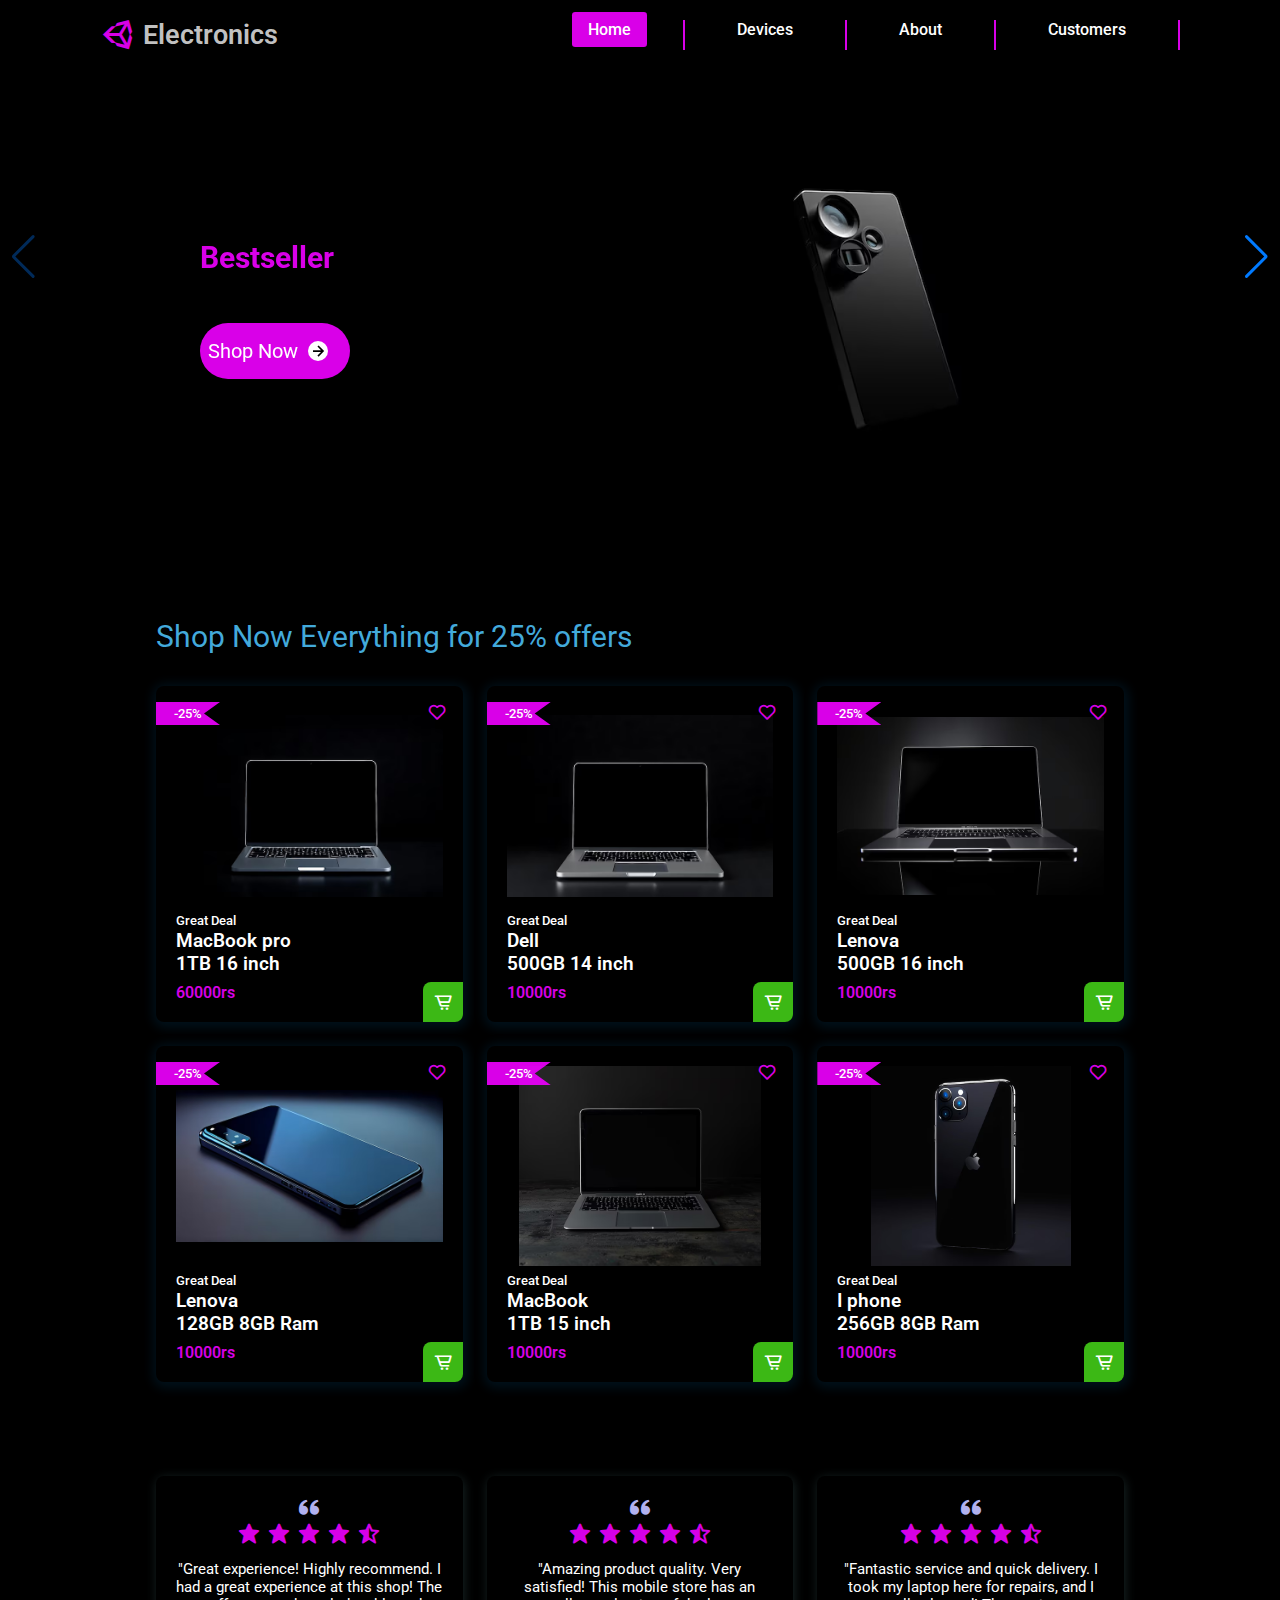
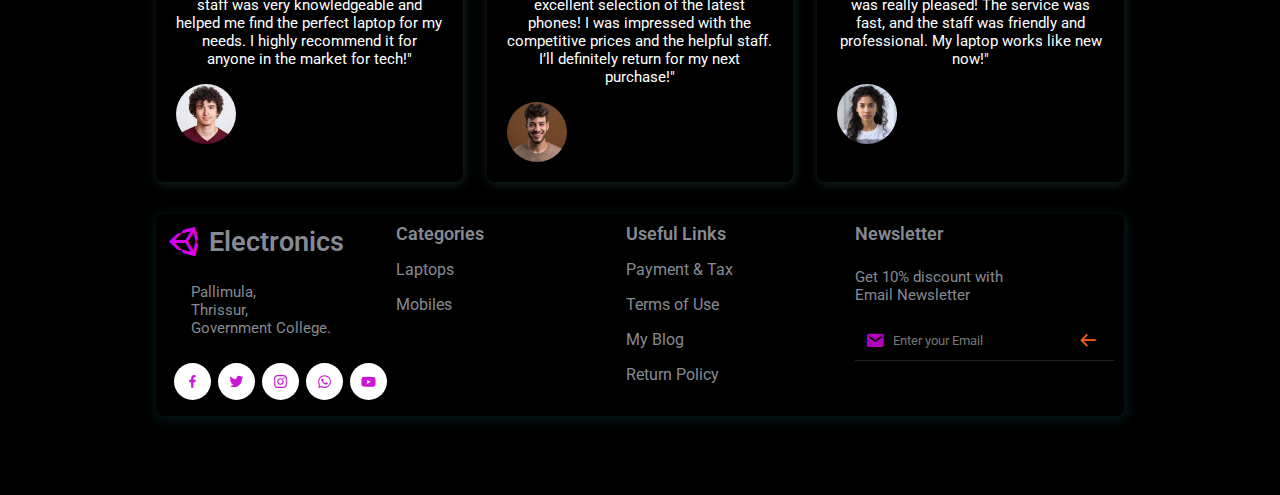
<file: index.html>
<!DOCTYPE html>
<html lang="en">
<head>
  <meta charset="UTF-8">
  <meta http-equiv="X-UA-Compatible" content="IE=edge">
  <meta name="viewport" content="width=device-width, initial-scale=1.0">
  <title>E-Gadgets</title>
  <!-- Link to Boxicons -->
  <link rel="stylesheet" href="https://cdn.jsdelivr.net/npm/boxicons@latest/css/boxicons.min.css">
  <link href="https://fonts.googleapis.com/css2?family=Roboto:wght@400;500;700&display=swap" rel="stylesheet">
  <link rel="stylesheet" href="styles.css">
  <link rel="stylesheet" href="general.css">
  <!-- Link Swiper's CSS -->
  <link rel="stylesheet" href="https://cdn.jsdelivr.net/npm/swiper@11/swiper-bundle.min.css" />
</head>
<body>
<header class="header">
    <a href="#" class="logo"><i class='bx bxl-unity'></i>Electronics</a>
    <div class="bx bx-menu" id="menu"></div>
    <div class="navbar">
      <li><a href="#home" class="home-active">Home</a></li>
      <div class="separator"></div>
      <li ><a href="index1.html">Devices</a></li>
      <div class="separator"></div>
      <li><a href="index2.html">About</a></li>
      <div class="separator"></div>
      <li><a href="#customers">Customers</a></li>
      <div class="separator"></div>
    </div>
</header>

<!-- Slide section -->
<section class="home swiper" id="home">
  <div class="swiper-wrapper">
    <!-- Slide 1 -->
    <div class="swiper-slide container">
      <div class="home-text">
        <h1>Bestseller</h1>
        <span>Details</span>
        <a href="#" class="btn">Shop Now<i class='bx bx-right-arrow-alt'></i></a>
      </div>
      <div class="lap-div"><img class="lap" src="images/mobile6.avif" alt=""></div>
    </div>
    <!-- Slide 2 -->
    <div class="swiper-slide container">
      <div class="home-text">
        <h1>MacBook Air</h1>
        <span>Details</span>
        <a href="#" class="btn">Shop Now<i class='bx bx-right-arrow-alt'></i></a>
      </div>
      <div><img class="lap" src="images/lap4.avif" alt=""></div>
    </div>
    <!-- Slide 3 -->
    <div class="swiper-slide container">
      <div class="home-text">
        <h1>Lenovo Pro</h1>
        <span>Details</span>
        <a href="#" class="btn">Shop Now<i class='bx bx-right-arrow-alt'></i></a>
      </div>
      <div><img class="lap" src="images/lap14.jpg" alt=""></div>
    </div>
  </div>
  <div class="swiper-button-next"></div>
  <div class="swiper-button-prev"></div>
</section>


<section class="products" id="products">
  <div class="heading">
    <h1>Our Popular <br><span>Products</span></h1>
    <a  class="bt">Shop Now Everything for 25% offers</i></a>
  </div>   
  <div class="products-container">
    <!-- 1 -->
    <div class="box">
      <img src="images/lap4.avif" alt="">
      <span>Great Deal</span>
      <h2>MacBook pro <br>1TB   16 inch</h2>
      <h3 class="price">60000rs</h3>
      <i class='bx bx-cart-alt'></i>
      <i class='bx bx-heart'></i>
      <span class="discount">-25%</span>
    </div>
    <!-- 2 -->
    <div class="box">
      <img src="images/lap5.avif" alt="">
      <span>Great Deal</span>
      <h2>Dell <br>500GB   14 inch</h2>
      <h3 class="price">10000rs</h3>
      <i class='bx bx-cart-alt'></i>
      <i class='bx bx-heart'></i>
      <span class="discount">-25%</span>
    </div>
    <!-- 3 -->
    <div class="box">
      <img src="images/lap6.avif" alt="">
      <span>Great Deal</span>
      <h2>Lenova <br>500GB   16 inch</h2>
      <h3 class="price">10000rs</h3>
      <i class='bx bx-cart-alt'></i>
      <i class='bx bx-heart'></i>
      <span class="discount">-25%</span>
    </div>
    <!-- 4 -->
    <div class="box">
      <img src="images/mobile2.avif" alt="">
      <span>Great Deal</span>
      <h2>Lenova <br>128GB   8GB Ram</h2>
      <h3 class="price">10000rs</h3>
      <i class='bx bx-cart-alt'></i>
      <i class='bx bx-heart'></i>
      <span class="discount">-25%</span>
    </div>
    <!-- 5 -->
    <div class="box">
      <img src="images/lap7.avif" alt="">
      <span>Great Deal</span>
      <h2>MacBook <br>1TB   15 inch</h2>
      <h3 class="price">10000rs</h3>
      <i class='bx bx-cart-alt'></i>
      <i class='bx bx-heart'></i>
      <span class="discount">-25%</span>
    </div>
    <!-- 6 -->
    <div class="box">
      <img src="images/mobile3.avif" alt="">
      <span>Great Deal</span>
      <h2>I phone <br>256GB   8GB Ram</h2>
      <h3 class="price">10000rs</h3>
      <i class='bx bx-cart-alt'></i>
      <i class='bx bx-heart'></i>
      <span class="discount">-25%</span>
    </div>
  </div>
</section>




<section class="customers" id="customers">
  <h2>Why Customers Love Us?</h2>
  <div class="customers-container">
    <!-- Review 1 -->
    <div class="box">
      <i class='bx bxs-quote-alt-left'></i>
      <div class="stars">
        <i class='bx bxs-star'></i>
        <i class='bx bxs-star'></i>
        <i class='bx bxs-star'></i>
        <i class='bx bxs-star'></i>
        <i class='bx bxs-star-half'></i>
      </div>
      <p>"Great experience! Highly recommend.
        I had a great experience at this shop! 
        The staff was very knowledgeable and helped me 
        find the perfect laptop for my needs.
         I highly recommend it for anyone in the market for tech!"</p>
      <div class="review-profile">
        <img class="photo" src="images/review.avif" alt="">
        <h3 class="name">Michel Smith</h3>
      </div>
    </div>

    <!-- Review 2 -->
    <div class="box">
      <i class='bx bxs-quote-alt-left'></i>
      <div class="stars">
        <i class='bx bxs-star'></i>
        <i class='bx bxs-star'></i>
        <i class='bx bxs-star'></i>
        <i class='bx bxs-star'></i>
        <i class='bx bxs-star-half'></i>
      </div>
      <p>"Amazing product quality. Very satisfied!
        This mobile store has an excellent selection 
        of the latest phones! I was impressed with the competitive
         prices and the helpful staff. I’ll definitely return for
          my next purchase!"</p>
      <div class="review-profile">
        <img src="images/review1.avif" alt="">
        <h3>Rajiv</h3>
      </div>
    </div>

    <!-- Review 3 -->
    <div class="box">
      <i class='bx bxs-quote-alt-left'></i>
      <div class="stars">
        <i class='bx bxs-star'></i>
        <i class='bx bxs-star'></i>
        <i class='bx bxs-star'></i>
        <i class='bx bxs-star'></i>
        <i class='bx bxs-star-half'></i>
      </div>
      <p>"Fantastic service and quick delivery.
        I took my laptop here for repairs, 
        and I was really pleased! The service was fast,
         and the staff was friendly and professional.
          My laptop works like new now!"</p>
      <div class="review-profile">
        <img src="images/review3.jpg" alt="">
        <h3>Amaya</h3>
      </div>
    </div>
  </div>
</section>

<!-- Footer -->
<section class="footer" id="footer">
  <div class="footer-box">
    <a href="#" class="logo"><i class='bx bxl-unity'></i>Electronics</a>
    <div class="footerchanges">
      <p>Pallimula, <br>Thrissur, <br>Government College.</p>
      <div class="social">
        <a href="https://www.facebook.com/" target="_blank"><i class='bx bxl-facebook'></i></a>
        <a href="https://www.twitter.com/" target="_blank"><i class='bx bxl-twitter'></i></a>
        <a href="https://www.instagram.com/" target="_blank"><i class='bx bxl-instagram'></i></a>
        <a href="https://www.whatsapp.com/" target="_blank"><i class='bx bxl-whatsapp'></i></a>
        <a href="https://www.youtube.com/" target="_blank"><i class='bx bxl-youtube'></i></a>
      </div>
    </div>
  </div>
  <div class="footer-box">
    <h2>Categories</h2>
    <a href="index1.html">Laptops</a>
    <a href="index1.html">Mobiles</a>
  </div>
  <div class="footer-box">
    <h2>Useful Links</h2>
    <a href="#">Payment & Tax</a>
    <a href="#">Terms of Use</a>
    <a href="#">My Blog</a>
    <a href="#">Return Policy</a>
  </div>
  <div class="footer-box">
    <h2>Newsletter</h2>
    <p>Get 10% discount with <br>Email Newsletter</p>
    <form action="" method="post">
      <i class='bx bxs-envelope'></i>
      <input type="email" name="email" id="email" placeholder="Enter your Email" required>
      <i class='bx bx-arrow-back'></i>
    </form>
  </div>
</section>

<!-- Copyright -->
<div class="copyright">
  <p>&#169; CarpoolVenom All Rights Reserved.</p>
</div>

<!-- Swiper JS -->
<script src="https://cdn.jsdelivr.net/npm/swiper@11/swiper-bundle.min.js"></script>
<!-- Link to JavaScript -->
<script src="script1.js"></script>
</body>
</html>
</file>
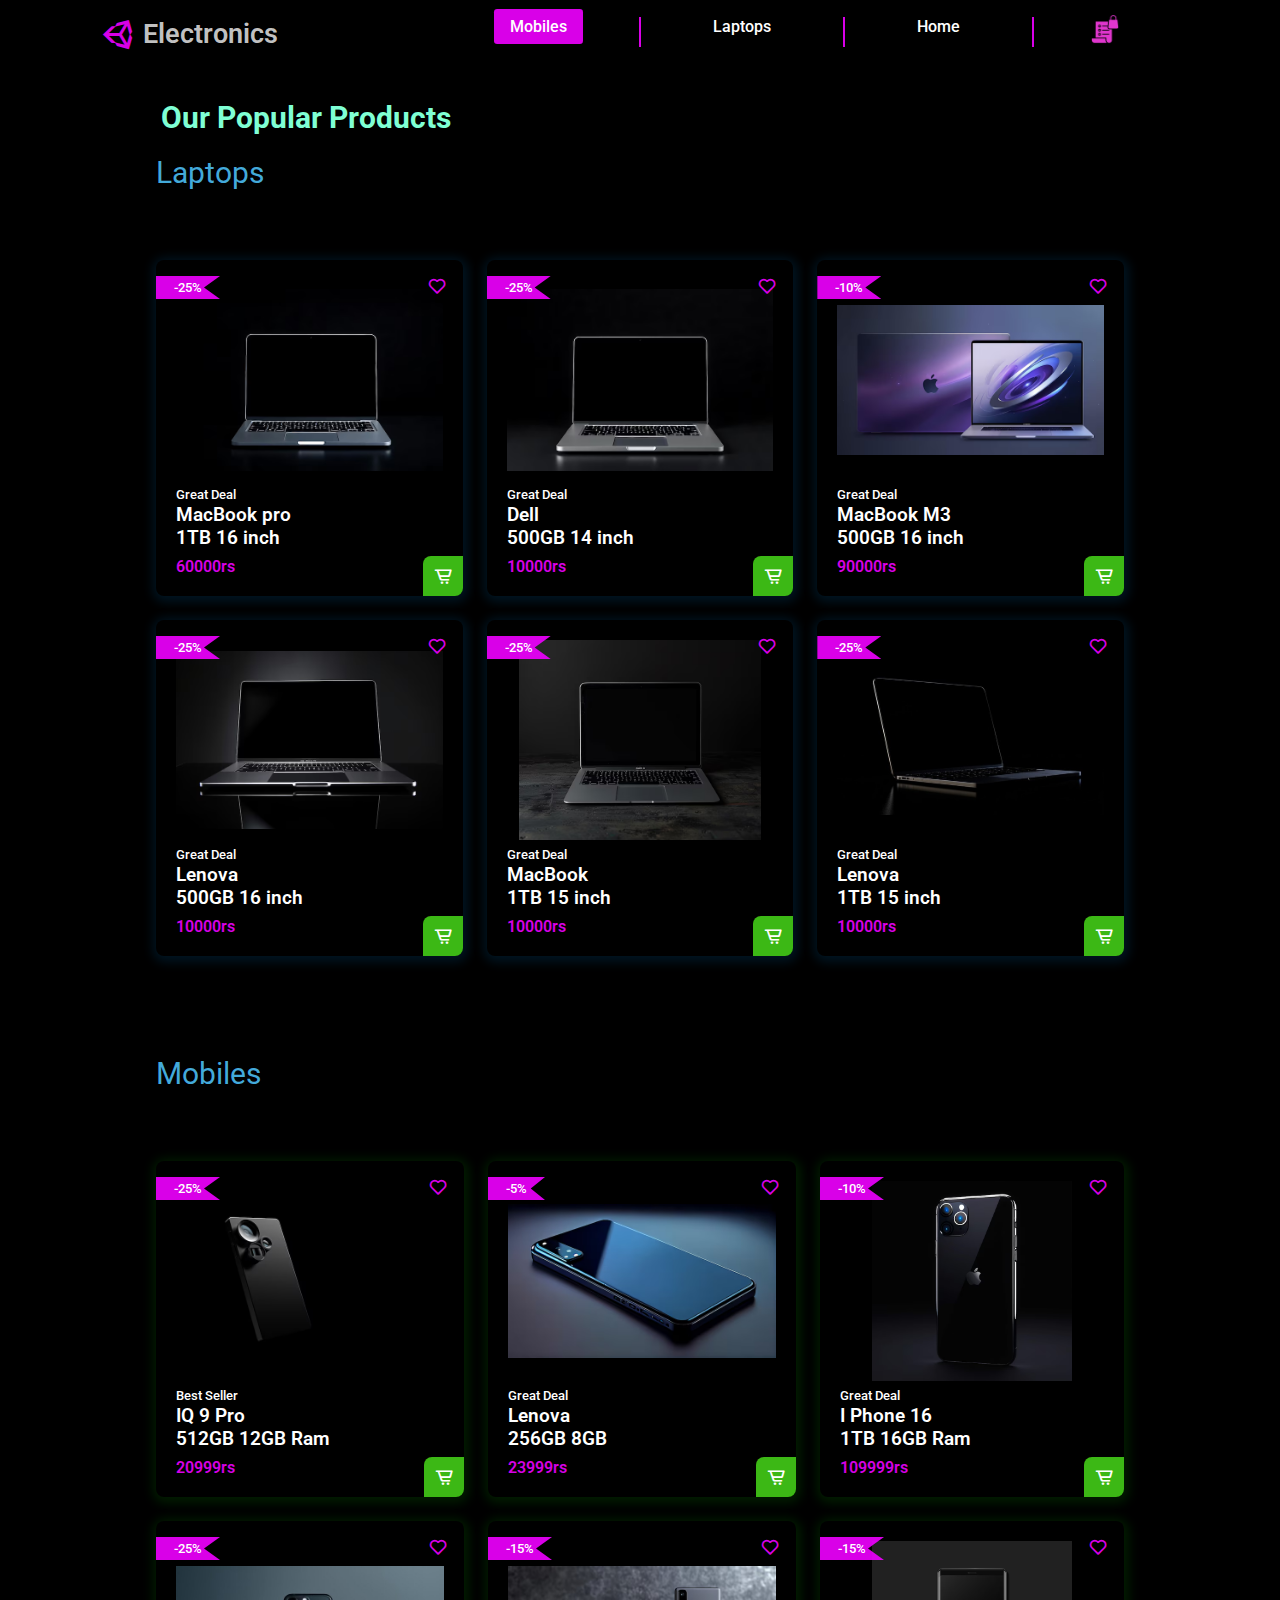
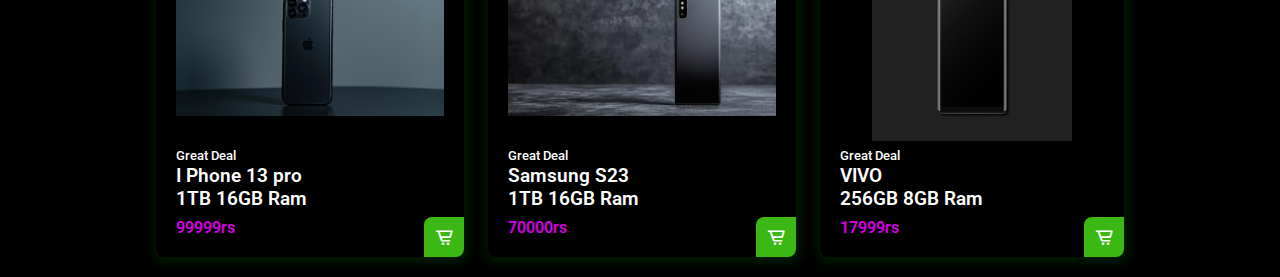
<file: index1.html>
<!DOCTYPE html>
<html lang="en">
<head>
  <meta charset="UTF-8">
  <meta http-equiv="X-UA-Compatible" content="IE=edge">
  <meta name="viewport" content="width=device-width, initial-scale=1.0">
  <title>devices</title>
  <!-- Link to Boxicons -->
  <link rel="stylesheet" href="https://cdn.jsdelivr.net/npm/boxicons@latest/css/boxicons.min.css">
  <link href="https://fonts.googleapis.com/css2?family=Roboto:wght@400;500;700&display=swap" rel="stylesheet">
  <link rel="stylesheet" href="styles_gadget.css">
  <link rel="stylesheet" href="general.css">
</head>
<body>
  <header class="header-devices">
    <a href="#" class="logo"><i class='bx bxl-unity'></i>Electronics</a>
    <div class="bx bx-menu" id="menu"></div>
    <div class="navbar">
      <li><a href="#mobiles" class="mobile_section">Mobiles</a></li>
      <div class="separator"></div>
      <li ><a href="#">Laptops</a></li>
      <div class="separator"></div>
      <li ><a href="index.html">Home</a></li>
      <div class="separator"></div>
      <li><img  class="wishlist" src="images/wishlist.png"></li>
    </div>
  </header>
  <section class="laptops" id="laptops">
    <div class="heading">
      <h1>Our Popular <span>Products</span></h1>
      <a  class="bt">Laptops</i></a>
    </div>   
    <div class="laptops-container">
      <!-- 1 -->
      <div class="box">
        <img src="images/lap4.avif" alt="">
        <span>Great Deal</span>
        <h2>MacBook pro <br>1TB   16 inch</h2>
        <h3 class="price">60000rs</h3>
        <i class='bx bx-cart-alt'></i>
        <i class='bx bx-heart'></i>
        <span class="discount">-25%</span>
      </div>
      <!-- 2 -->
      <div class="box">
        <img src="images/lap5.avif" alt="">
        <span>Great Deal</span>
        <h2>Dell <br>500GB   14 inch</h2>
        <h3 class="price">10000rs</h3>
        <i class='bx bx-cart-alt'></i>
        <i class='bx bx-heart'></i>
        <span class="discount">-25%</span>
      </div>
      <!-- 3 -->
      <div class="box">
        <img src="images/lap2.avif" alt="">
        <span>Great Deal</span>
        <h2>MacBook M3 <br>500GB   16 inch</h2>
        <h3 class="price">90000rs</h3>
        <i class='bx bx-cart-alt'></i>
        <i class='bx bx-heart'></i>
        <span class="discount">-10%</span>
      </div>
      <!-- 4 -->
      <div class="box">
        <img src="images/lap6.avif" alt="">
        <span>Great Deal</span>
        <h2>Lenova <br>500GB   16 inch </h2>
        <h3 class="price">10000rs</h3>
        <i class='bx bx-cart-alt'></i>
        <i class='bx bx-heart'></i>
        <span class="discount">-25%</span>
      </div>
      <!-- 5 -->
      <div class="box">
        <img src="images/lap7.avif" alt="">
        <span>Great Deal</span>
        <h2>MacBook <br>1TB   15 inch</h2>
        <h3 class="price">10000rs</h3>
        <i class='bx bx-cart-alt'></i>
        <i class='bx bx-heart'></i>
        <span class="discount">-25%</span>
      </div>
      <!-- 6 -->
      <div class="box">
        <img src="images/lap8.avif" alt="">
        <span>Great Deal</span>
        <h2>Lenova <br>1TB    15 inch</h2>
        <h3 class="price">10000rs</h3>
        <i class='bx bx-cart-alt'></i>
        <i class='bx bx-heart'></i>
        <span class="discount">-25%</span>
      </div>
    </div>
  </section>

  <section class="mobiles" id="mobiles">
    <div class="heading">
      <a  class="bt">Mobiles</i></a>
    </div>   
    <div class="mobiles-container">
      <!-- 1 -->

      <div class="box">
        <img src="images/mobile6.avif" alt="">
        <span>Best Seller</span>
        <h2>IQ 9 Pro <br>512GB  12GB Ram</h2>
        <h3 class="price">20999rs</h3>
        <i class='bx bx-cart-alt'></i>
        <i class='bx bx-heart'></i>
        <span class="discount">-25%</span>
      </div>
      <!-- 2 -->
      <div class="box">
        <img src="images/mobile2.avif" alt="">
        <span>Great Deal</span>
        <h2>Lenova <br>256GB   8GB</h2>
        <h3 class="price">23999rs</h3>
        <i class='bx bx-cart-alt'></i>
        <i class='bx bx-heart'></i>
        <span class="discount">-5%</span>
      </div>
      <!-- 3 -->
      <div class="box">
        <img src="images/mobile3.avif" alt="">
        <span>Great Deal</span>
        <h2>I Phone 16 <br>1TB   16GB Ram</h2>
        <h3 class="price">109999rs</h3>
        <i class='bx bx-cart-alt'></i>
        <i class='bx bx-heart'></i>
        <span class="discount">-10%</span>
      </div>
      <!-- 4 -->
      <div class="box">
        <img src="images/mobile5.jpg" alt="">
        <span>Great Deal</span>
        <h2>I Phone 13 pro <br>1TB 16GB Ram   </h2>
        <h3 class="price">99999rs</h3>
        <i class='bx bx-cart-alt'></i>
        <i class='bx bx-heart'></i>
        <span class="discount">-25%</span>
      </div>
      <!-- 5 -->
      <div class="box">
        <img src="images/mobile1.avif" alt="">
        <span>Great Deal</span>
        <h2>Samsung S23<br>1TB   16GB Ram</h2>
        <h3 class="price">70000rs</h3>
        <i class='bx bx-cart-alt'></i>
        <i class='bx bx-heart'></i>
        <span class="discount">-15%</span>
      </div>
      <!-- 6 -->
      <div class="box">
        <img src="images/mobile7.avif" alt="">
        <span>Great Deal</span>
        <h2>VIVO <br>256GB    8GB Ram</h2>
        <h3 class="price">17999rs</h3>
        <i class='bx bx-cart-alt'></i>
        <i class='bx bx-heart'></i>
        <span class="discount">-15%</span>
      </div>
    </div>
  </section>


</body>
</html>
</file>
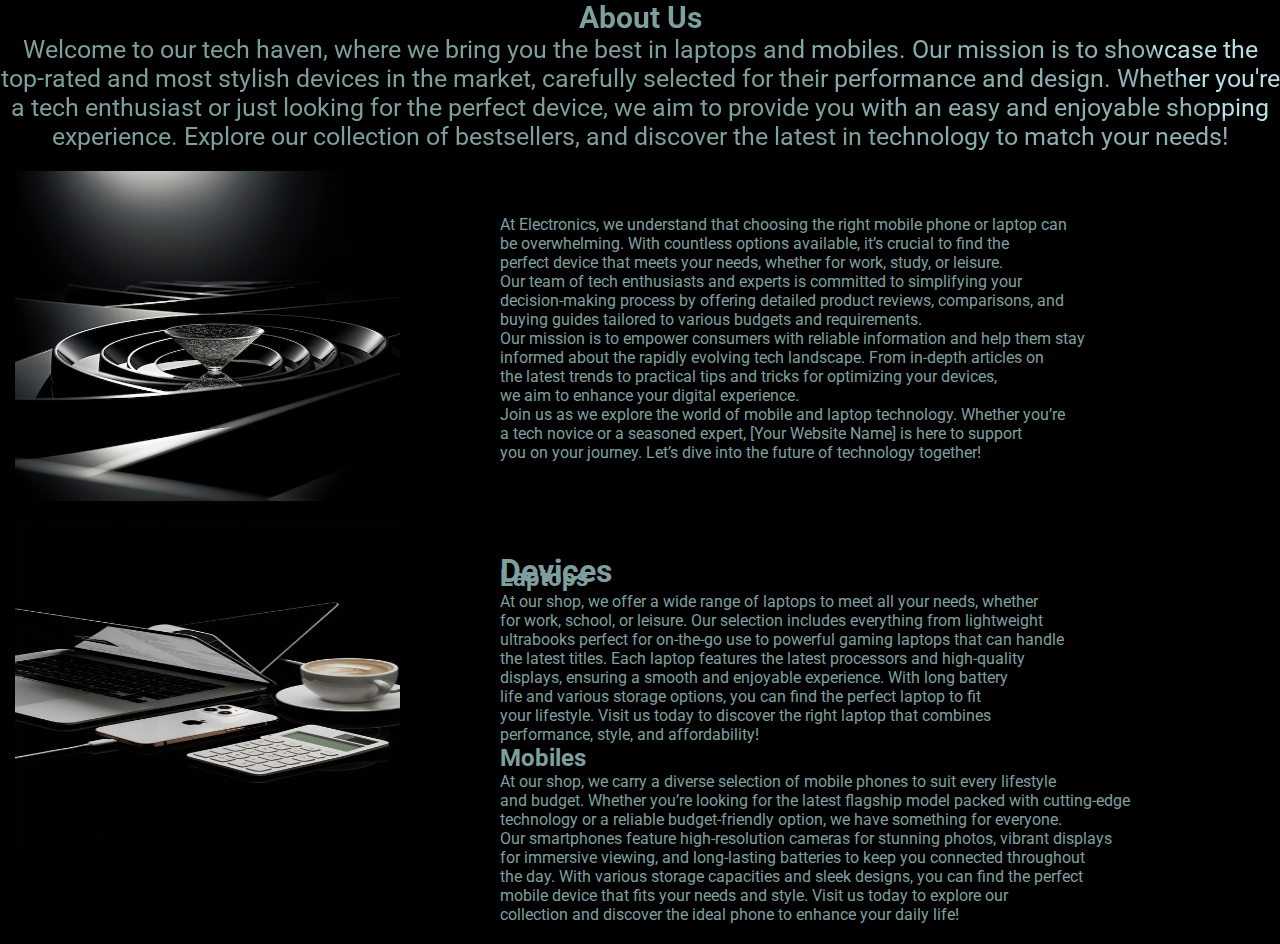
<file: index2.html>
<!DOCTYPE html>
<html lang="en">
  <head>
  <meta charset="UTF-8">
  <meta http-equiv="X-UA-Compatible" content="IE=edge">
  <meta name="viewport" content="width=device-width, initial-scale=1.0">
    <title>About</title>
    <link rel="stylesheet" href="styles_about.css">
    <link rel="stylesheet" href="general.css">
    <link href="https://fonts.googleapis.com/css2?family=Roboto:wght@400;500;700&display=swap" rel="stylesheet">
  </head>
  <body>
    <h1 class="heading">About Us</h1>
    <p class="description">Welcome to our tech haven,
       where we bring you the best in laptops and mobiles.
        Our mission is to showcase the top-rated and most stylish 
        devices in the market, carefully selected for their performance
         and design. Whether you're a tech enthusiast or just looking 
         for the perfect device, we aim to provide you with an easy and
          enjoyable shopping experience. Explore our collection of bestsellers,
           and discover the latest in technology to match your needs!

    </p>
<div class="image">
  <img src="images/about1.avif" alt="">
  <p>At Electronics, we understand that choosing the right mobile phone or laptop can <br>be overwhelming.  With countless options available, it’s crucial to find the<br> perfect device that meets your needs, whether for work, study, or leisure.<br> Our team of tech enthusiasts and experts is committed to simplifying your <br>decision-making process by offering detailed product reviews, comparisons, and <br>buying guides tailored to various budgets and requirements.<br>

    Our mission is to empower consumers with reliable information and help them stay<br> informed about the rapidly evolving tech landscape. From in-depth articles on<br> the latest trends to practical tips and tricks for optimizing your devices,<br> we aim to enhance your digital experience.<br>
    
    Join us as we explore the world of mobile and laptop technology. Whether you’re <br>a tech novice or a seasoned expert, [Your Website Name] is here to support<br> you on your journey. Let’s dive into the future of technology together!<br>
    
    </p>

   <h1>Devices</h1>
   <div class="about">
    <img src="images/about2.jpg" alt="">
  </div>
   
   <h2 class="lap">Laptops</h2>
   <p>At our shop, we offer a wide range of laptops to meet all your needs, whether <br>
     for work, school, or leisure. Our selection includes everything from lightweight 
    <br>ultrabooks perfect for on-the-go use to powerful gaming laptops that can handle <br>
    the latest titles. Each laptop features the latest processors and high-quality <br>
    displays, ensuring a smooth and enjoyable experience. With long battery <br>
    life and various storage options, you can find the perfect laptop to fit <br>
    your lifestyle. Visit us today to discover the right laptop that combines <br>
    performance, style, and affordability!<br></p>
   <h2 class="mob">Mobiles</h2>
   <p class="p">At our shop, we carry a diverse selection of mobile phones to suit every lifestyle <br>
     and budget. Whether you’re looking for the latest flagship model packed with cutting-edge <br>
     technology or a reliable budget-friendly option, we have something for everyone. <br>
     Our smartphones feature high-resolution cameras for stunning photos, vibrant displays 
    <br>for immersive viewing, and long-lasting batteries to keep you connected throughout <br>
    the day. With various storage capacities and sleek designs, you can find the perfect<br>
     mobile device that fits your needs and style. Visit us today to explore our <br>
     collection and discover the ideal phone to enhance your daily life!<br></p>

  </div>
  </body>
</html>
</file>
<file: styles.css>
body{
    background-color: #000000;
}

.separator
{
    border-right: 2px solid #ee00ffe8;
    height: 30px;
}

.header
{
    position: fixed;
    width: 100%;
    top: 0;
    right: 0;
    z-index: 10000;
    display: flex;
    align-items: center;
    justify-content: space-between;
    padding: 17px 100px;
    transition: 0.5s;
    background-color: black;
}
.logo
{
    display: flex;
    align-items: center;
    font-size: 1.7rem;
    font-weight: 600;
    column-gap: 0.5rem;
    color: #d5d5d5e8;
}
.logo .bx
{
    font-size: 35px;
    color: #ee00ffe8;
}
.navbar
{
    display: flex;
    column-gap: 2.25rem;
}
.navbar a{
    font-size: 1rem;
    font-weight: 500;
    color: white;
    padding: 0.5rem 1rem;
}
.navbar a:hover,.navbar .home-active
{
    background-color: #ee00ffe8;
    border-radius: .2rem;
    transition: background 0.5s;
}
#menu
{
    font-size: 24px;
    cursor: pointer;
    z-index: 10001;
    display: none;
}

.lap
{
    width: 40%;
    position: relative;
    right: -700px;
    top: 10px;

}
.home-text
{
    display: flex;
    flex-direction: column;
    position: relative;
    top: 220px;
    left: 200px;
}
.swiper-wrapper
{
    padding-top: 20px;
}
.home-text h1
{
    font-size: 30px;
    color: #ee00ffe8;
}
.home-text span
{
    padding-top: 10px;
    padding-bottom: 10px;
    font-size: 15px;
}
 .btn{
    font-size: 20px;
    padding: 1rem 0.5rem;
    background-color: #ee00ffe8;
    width: 150px;
    border-radius: 30px;
    margin-top: 10px;
    color: white;

}

.btn .bx
{
    background-color: white;
    border-radius: 50%;
    position: relative;
    top: 2px;
    color: black;
    left: 10px;
}

.products
{
    padding-top: 30px;
    max-width: 968px;
    margin-left: auto;
    margin-right: auto;   
}
.products-container
{
    display: grid;
    grid-template-columns: repeat(auto-fit,minmax(260px,auto));
    gap: 1.5rem;
    margin-top: 2rem;
}
.products-container .box{
    padding: 20px;
    box-shadow: 1px 2px 11px 4px rgba(2, 116, 182, 0.15);
    border-radius: 0.5rem;
    position: relative;
}
.products-container .box img{
    width: 100%;
    height: 200px;
    object-fit: contain;
    object-position: center;
    position: relative;

}
.products-container .box span{
    font-size: 13px;
    font-weight: 500;
    color: white;
}
.products-container .box h2{
    font-size: 1.2rem;
    font-weight: 600;
    color: white;
}
.bt
{
    color: #4bbcf1e8;
    font-size: 30px;
}
.products-container .box .price
{
    font-size: 1rem;
font-weight: 600;
    margin-top: 0.5rem;
    color: #ee00ffe8;
}
.products-container .box .price span{
    color: var(--text-color);
}
.products-container .box .bx-cart-alt
{
    position: absolute;
    right: 0;
    bottom: 0;
    padding: 10px;
    background: var(--green-color);
    color: var(--bg-color);
    font-size: 20px;
    border-radius: 0.5rem 0 0.5rem 0;
    cursor: pointer;
}
.products-container .box .bx-cart-alt:hover
{
    background-color: #ee00ffe8;
}
.products-container .box .bx-heart
{
    position: absolute;
    top: 1rem;
    right: 1rem;
    font-size: 20px;
    color: #ee00ffe8;
}
.products-container .box .discount
{
    position: absolute;
    top: 1rem;
    left: 0rem;
    color: var(--bg-color);
    padding: 4px 18px;
    background: #ee00ffe8;
    clip-path: polygon(100% 0%, 75% 50%,100% 100%,0 100%,0% 50%,0 0);
}
.customers {
    max-width: 968px;
    margin: 2rem auto;
    text-align: center;
}

.customers-container {
    display: grid;
    grid-template-columns: repeat(auto-fit, minmax(280px, 1fr));
    gap: 1.5rem;
}

.customers h2 {
    font-size: 1.6rem;
    font-weight: 600;
    margin-bottom: 2rem;
}

.customers-container .box {
    padding: 20px;
    box-shadow: 1px 2px 11px rgba(159, 255, 255, 0.15);
    border-radius: 0.5rem;
    background-color: black;
}
.stars {
    font-size: 24px;
    color: #ee00ffe8;
}

.bxs-quote-alt-left {
    font-size: 24px;
    color: rgb(177, 177, 239);
}

.box p {
    font-size: 0.938rem;
    color: white;
    margin: 10px 0;
}

.review-profile {
    display: flex;
    align-items: center;
    margin-top: 1rem;
    column-gap: 0.5rem;
}

.review-profile img {
    width: 60px;
    height: 60px;
    border-radius: 50%;
    object-fit: cover;
}
.social
{
    margin-left: -17px;
    padding-top: 10px;
    display: flex;
    column-gap: 7px;
    width:130px ;
    align-items: center;
    cursor: pointer;
}
.social .bx
{
    padding: 10px;
    background: var(--bg-color);
    color: #c500cfe8;
    border-radius: 5rem;
    font-size: 17px;
    cursor: pointer;
}
.social .bx:hover
{
    background: #c500cfe8;
    color: var(--bg-color);
    transition: 0.2s all linear;
}
.footerchanges{
    padding-left: 25px;
}
.footer-box
{
    margin-top: -40px;
}
.footer-box
{
    padding: 30px 10px;
    margin-bottom: -30px;
    display: flex;
    flex-direction:column ;
}
.footer-box p
{
    font-size: 0.938rem;
    margin: 0.5rem 0 1rem;
    color: #868a92;
}
.footer
{
    max-width: 968px;
    margin-left: auto;
    margin-right: auto;
    display: grid;
    grid-template-columns: repeat(auto-fit,minmax(200px,auto));
    gap: 1.5rem;
    margin-top: 2rem;
    border-radius: 0.5rem;
    padding-top: 20px;
}
.footer-box h2
{
    font-size: 1.1rem;
    font-weight: 600;
    margin-bottom:1rem;
    color: #868a92;
}
.footer-box a
{
    color: #868a92;
    margin-bottom: 1rem;
}
.footer-box a:hover
{
    color: var(--light-orange-color);
}
.footer-box form
{
    border-bottom: 1px solid var(--text-color);
    padding: 10px;
    display: flex;
    align-items: center;
    column-gap: 0.5rem;
}
.footer-box form input{
    background: transparent;
    border: none;
    outline: none;
}
.footer-box form .bx
{
    font-size: 20px;
    color: var(--light-orange-color);
    cursor: pointer;
}
.footer-box form .bxs-envelope
{
    color: #c500cfe8;
}
.copyright
{
    text-align: center;
    padding: 20px;
}
.footer
{
    box-shadow: 1px 2px 11px 4px rgba(34, 131, 131, 0.15);
}
input[type="email"] {
    color: white; 
}
@keyframes fadeIn {
    from {
      opacity: .05; 
    }
    to {
      opacity: 1; 
    }
  }

  .swiper-wrapper img {
    animation: fadeIn 4s forwards; 
  }
</file>
<file: general.css>
*{
  font-family: Roboto,Arial;
  margin: 0;
  padding: 0;
  box-sizing: border-box;
  list-style: none;
  text-decoration: none;
  scroll-padding-top:2rem ;
  scroll-behavior: smooth;
}
:root
{
    --green-color:#3cb815;
    --light-green-color:#c0eb7b;
    --orange-color:#ff7e00;
    --light-orange-color:#f75f1d;
    --text-color:#1a2428;
    --bg-color:white;
}
body{
  background-color: black;
  padding-bottom: 20px;
}
</file>
<file: styles_gadget.css>
.logo
{
    display: flex;
    align-items: center;
    font-size: 1.7rem;
    font-weight: 600;
    column-gap: 0.5rem;
    color: #d5d5d5e8;
    position: relative;
    left: 100px;
    
}
.logo .bx
{
    font-size: 35px;
    color: #ee00ffe8;
    padding-top: 1px;
}
.separator
{
    border-right: 2px solid #ee00ffe8;
    height: 30px;
}
.header-devices
{
    position: fixed;
    width: 100%;
    top: 0;
    right: 0;
    z-index: 10000;
    display: flex;
    align-items: center;
    justify-content: space-between;
    
    transition: 0.5s;
    background-color: black;
}
.navbar
{   padding: 17px 300px;
    display: flex;
    column-gap: 3.5rem;
}
.navbar a{
  font-size: 1rem;
  font-weight: 500;
  color: white;
  padding: 0.5rem 1rem;
}
.navbar a:hover,.navbar .mobile_section 
{
  background-color: #ee00ffe8;
  border-radius: .2rem;
  transition: background 0.5s;
}
.wishlist{
  height: 30px;
  width: 30px;
  position: relative;
  top: -3px;
}
.laptops
{
    padding-top: 30px;
    max-width: 968px;
    margin-left: auto;
    margin-right: auto;   
}
.laptops-container
{
    display: grid;
    grid-template-columns: repeat(auto-fit,minmax(260px,auto));
    gap: 1.5rem;
    margin-top: 2rem;
}
.laptops-container .box{
    padding: 20px;
    box-shadow: 1px 2px 11px 4px rgba(2, 116, 182, 0.185);
    border-radius: 0.5rem;
    position: relative;
}
.laptops-container .box img{
    width: 100%;
    height: 200px;
    object-fit: contain;
    object-position: center;
    position: relative;

}
.laptops-container .box span{
    font-size: 13px;
    font-weight: 500;
    color: white;
}
.laptops-container .box h2{
    font-size: 1.2rem;
    font-weight: 600;
    color: white;
}

.heading  h1
{
  padding-top: 50px;
  padding-bottom: 20px;
  color: aquamarine;
  font-size: 30px;
}

.bt
{
    color: #4bbcf1e8;
    font-size: 30px;
    
}
.heading
{
    margin-bottom: 70px;
    margin-top: 70px;
}
.laptops-container .box .price
{
    font-size: 1rem;
font-weight: 600;
    margin-top: 0.5rem;
    color: #ee00ffe8;
}
.laptops-container .box .price span{
    color: var(--text-color);
}
.laptops-container .box .bx-cart-alt
{
    position: absolute;
    right: 0;
    bottom: 0;
    padding: 10px;
    background: var(--green-color);
    color: var(--bg-color);
    font-size: 20px;
    border-radius: 0.5rem 0 0.5rem 0;
    cursor: pointer;
}
.laptops-container .box .bx-cart-alt:hover
{
    background-color: #ee00ffe8;
}
.laptops-container .box .bx-heart
{
    position: absolute;
    top: 1rem;
    right: 1rem;
    font-size: 20px;
    color: #ee00ffe8;
}
.laptops-container .box .discount
{
    position: absolute;
    top: 1rem;
    left: 0rem;
    color: var(--bg-color);
    padding: 4px 18px;
    background: #ee00ffe8;
    clip-path: polygon(100% 0%, 75% 50%,100% 100%,0 100%,0% 50%,0 0);
}
.mobiles
{
    padding-top: 30px;
    max-width: 968px;
    margin-left: auto;
    margin-right: auto;   
}
.mobiles-container
{
    display: grid;
    grid-template-columns: repeat(auto-fit,minmax(260px,auto));
    gap: 1.5rem;
    margin-top: 2rem;
}
.mobiles-container .box{
    padding: 20px;
    box-shadow: 1px 2px 11px 4px rgba(14, 182, 2, 0.16);
    border-radius: 0.5rem;
    position: relative;
}
.mobiles-container .box img{
    width: 100%;
    height: 200px;
    object-fit: contain;
    object-position: center;
    position: relative;

}
.mobiles-container .box span{
    font-size: 13px;
    font-weight: 500;
    color: white;
}
.mobiles-container .box h2{
    font-size: 1.2rem;
    font-weight: 600;
    color: white;
}

.heading  h1
{
  padding-top: 0px;
  padding-bottom: 0px;
  border-radius: 200px;
  padding-left: 5px;
  margin-top: 50px;
  margin-bottom: 20px;
  color: aquamarine;
  font-size: 30px;
  width: 300px;

}

.bt
{
    color: #4bbcf1e8;
    font-size: 30px;
}
.mobiles-container .box .price
{
    font-size: 1rem;
font-weight: 600;
    margin-top: 0.5rem;
    color: #ee00ffe8;
}
.mobiles-container .box .price span{
    color: var(--text-color);
}
.mobiles-container .box .bx-cart-alt
{
    position: absolute;
    right: 0;
    bottom: 0;
    padding: 10px;
    background: var(--green-color);
    color: var(--bg-color);
    font-size: 20px;
    border-radius: 0.5rem 0 0.5rem 0;
    cursor: pointer;
}
.mobiles-container .box .bx-cart-alt:hover
{
    background-color: #ee00ffe8;
}
.mobiles-container .box .bx-heart
{
    position: absolute;
    top: 1rem;
    right: 1rem;
    font-size: 20px;
    color: #ee00ffe8;
}
.mobiles-container .box .discount
{
    position: absolute;
    top: 1rem;
    left: 0rem;
    color: var(--bg-color);
    padding: 4px 18px;
    background: #ee00ffe8;
    clip-path: polygon(100% 0%, 75% 50%,100% 100%,0 100%,0% 50%,0 0);
}
</file>
<file: styles_about.css>
.heading,.description{
  text-align: center;
  color: #7F9F9F; 
  background-image: linear-gradient(45deg, #7F9F9F 64%, #86A9AB 25%, #91B4B7 90%, #9EC0C4 88%, #ACD3D6 34%, #B8E1E4 47%); 
  background-clip: text; 
  -webkit-background-clip: text; 
  -webkit-text-fill-color: transparent; 
 }
body{
  background-color: black;
  
}      
.description{
  font-size: 25px;
}
.heading{
  font-size: 30px;
}
.image img
{
  padding-left: 15px;
  padding-top: 20px;
  width: 400px;
  height: 350px;
  display: inline-block;
  margin-bottom: 10px;
}
.image p
{
  color:#7F9F9F; 
  padding-left: 500px;
  
  
  margin-top: -300px;
}
.image .p
{
  padding-top: 300px;
}
.image h1
{
  padding-left: 500px;
  position: relative;
  top: 90px;
  color: #7F9F9F;
}
.image h2
{
  color: #7F9F9F;
}
.image h2.lap
{
  position: relative;
  top: -300px;
 
  padding-left: 500px;
}
.image h2.mob
{
 
  padding-left: 500px;
}

@keyframes fadeIn {
  from {
    opacity: .01; 
  }
  to {
    opacity: 1; 
  }
}


.heading {
  animation: fadeIn 4s forwards; 
}

.description {
  animation: fadeIn 4s forwards;
 
}

.image img {
  animation: fadeIn 4s forwards;
 
}

.image p {
  animation: fadeIn 4s forwards;
  
}

.image h1 {
  animation: fadeIn 4s forwards;
  
}

.image h2.lap {
  animation: fadeIn 4s forwards;
  
}

.image h2.mob {
  animation: fadeIn 4s forwards;

}
</file>
